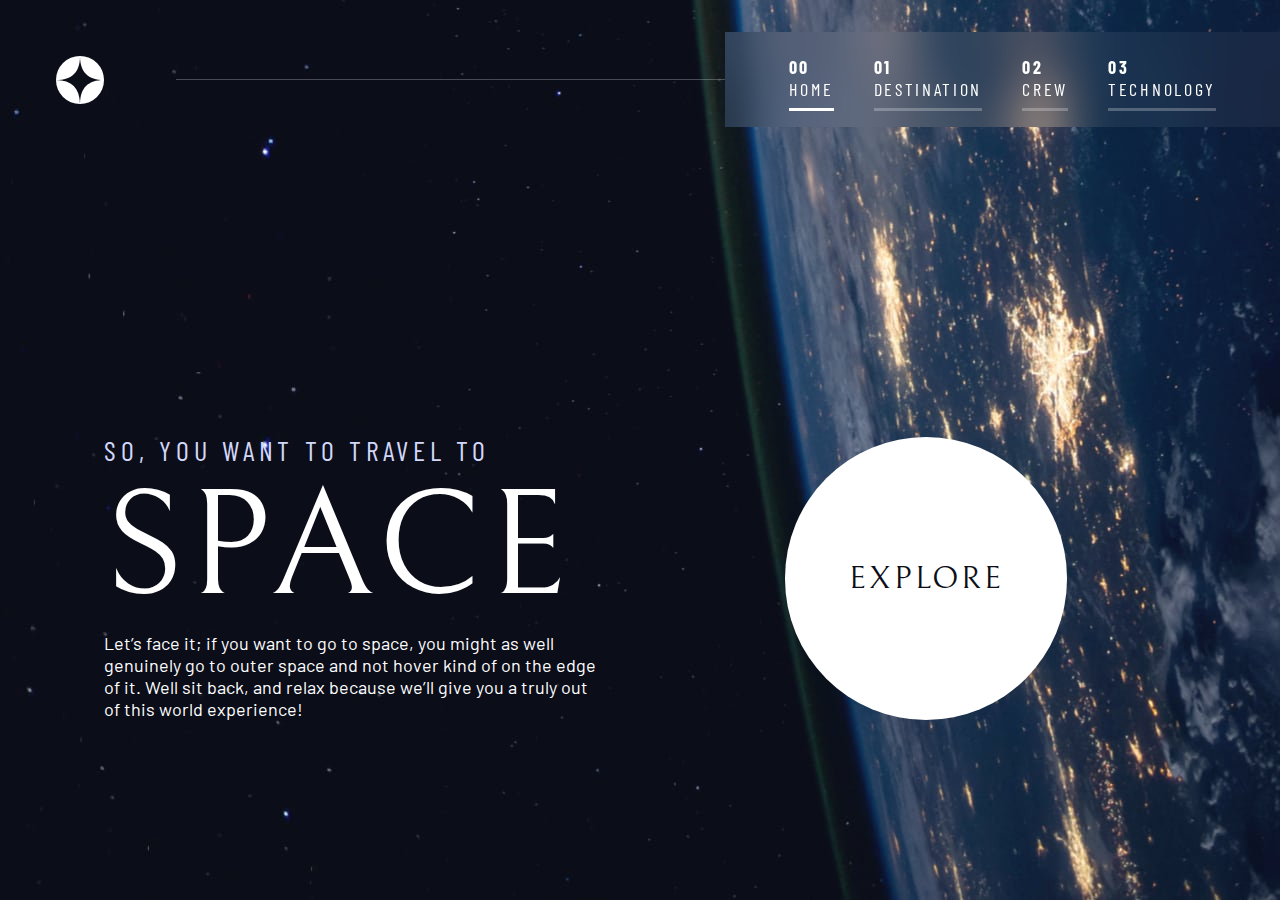
<file: index.html>
<!DOCTYPE html>
<html lang="en">

<head>
  <meta charset="UTF-8">
  <meta name="viewport" content="width=device-width, initial-scale=1.0">
  <!--Google fonts-->
  <link rel="preconnect" href="https://fonts.googleapis.com">
  <link rel="preconnect" href="https://fonts.gstatic.com" crossorigin>
  <link
    href="https://fonts.googleapis.com/css2?family=Barlow+Condensed:wght@200;300;400;500;600;700;800;900&family=Barlow:wght@200;300;400;500;600;700;800;900&family=Bellefair&display=swap"
    rel="stylesheet">
  <!--Custon CSS-->
  <link rel="stylesheet" href="index.css">

  <link rel="icon" type="image/png" sizes="32x32" href="./assets/favicon-32x32.png">

  <title>Frontend Mentor | Space tourism website</title>
</head>

<body class="home">

  <header class="primary-header flex">
    <div class="logo">
      <!--logo-->
      <img src="./assets/shared/logo.svg" alt="space tourism logo">
    </div>
    <!--navigation-->

    <button class="mobile-nav-toggle" aria-controls="primary-navigation">
      <span aria-expanded="false" class="sr-only">menu</span>
    </button>
    <nav>
      <ul id="primary-navigation" data-visible="false" class="primary-navigation flex underline-indicators">
        <li class="active">
          <a class="text-white uppercase letter-spacing-2 ff-sans-condensed " href="index.html">
            <span>00</span> Home
          </a>
        </li>
        <li>
          <a class="text-white uppercase letter-spacing-2 ff-sans-condensed" href="destination.html">
            <span>01</span> Destination
          </a>
        </li>
        <li>
          <a class="text-white uppercase letter-spacing-2 ff-sans-condensed" href="crew.html">
            <span>02</span> Crew
          </a>
        </li>
        <li>
          <a class="text-white uppercase letter-spacing-2 ff-sans-condensed" href="technology.html">
            <span>03</span> Technology
          </a>
        </li>
      </ul>
    </nav>
  </header>
  <main id="main" class="grid-container grid-container--home">
    
      <div>
        <h1 class="text-accent fs-500 ff-sans-condensed uppercase letter-spacing-1"> So, you want to travel to
          <span class="fs-900 ff-serif text-white d-block"> Space</span>
        </h1>
        <p>
          Let’s face it; if you want to go to space, you might as well genuinely go to
          outer space and not hover kind of on the edge of it. Well sit back, and relax
          because we’ll give you a truly out of this world experience!
        </p>
      </div>
      <div>
        <a href="destination.html" class="large-button bg-white text-dark ff-serif letter-spacing-2 uppercase">Explore</a>
      </div>



    
  </main>
  <script src="navigation.js"></script>  
</body>

</html>
</file>
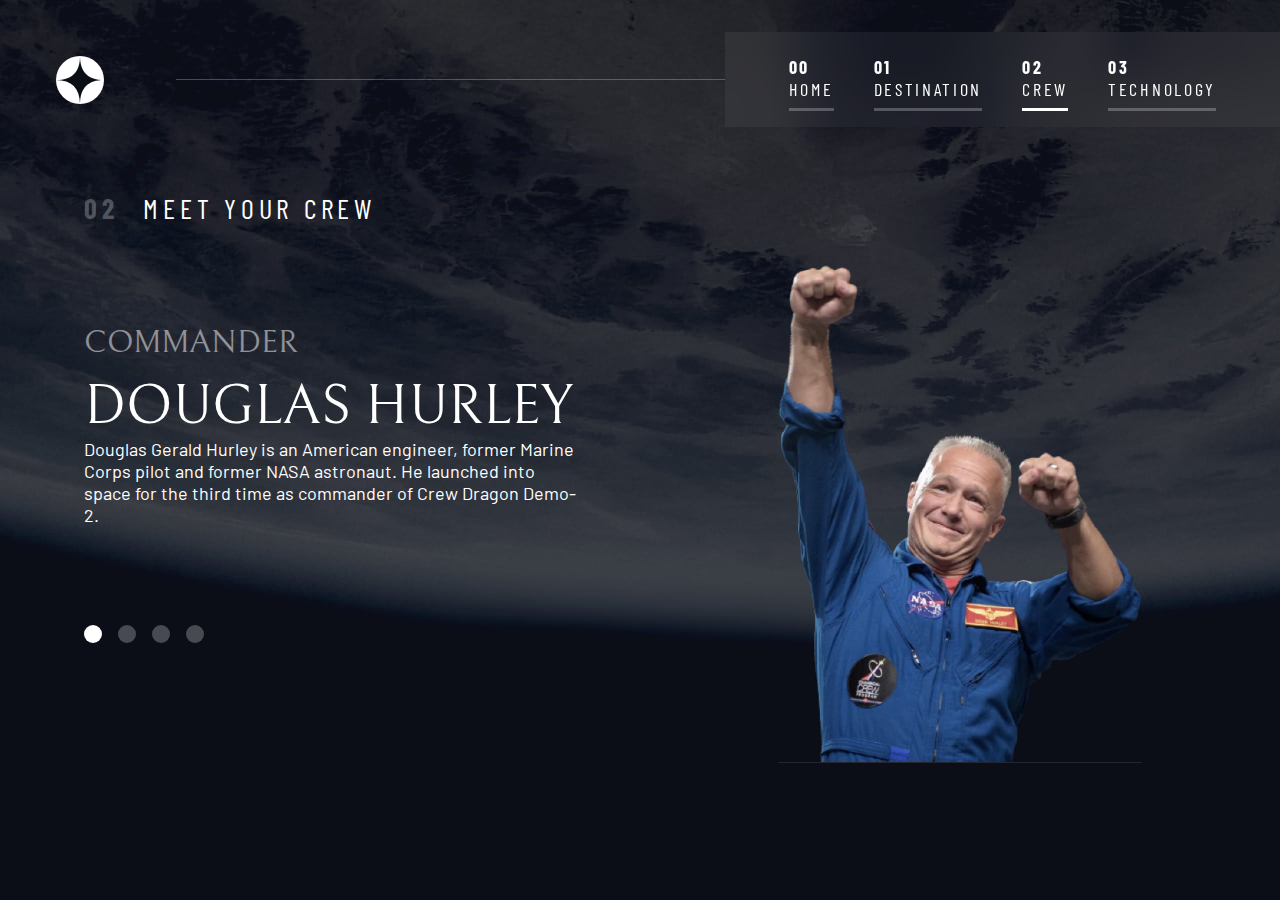
<file: crew.html>
<!DOCTYPE html>
<html lang="en">

<head>
  <meta charset="UTF-8">
  <meta name="viewport" content="width=device-width, initial-scale=1.0">

  <link rel="preconnect" href="https://fonts.googleapis.com">
  <link rel="preconnect" href="https://fonts.gstatic.com" crossorigin>
  <link
    href="https://fonts.googleapis.com/css2?family=Barlow+Condensed:wght@200;300;400;500;600;700;800;900&family=Barlow:wght@200;300;400;500;600;700;800;900&family=Bellefair&display=swap"
    rel="stylesheet">
  <!--Custon CSS-->
  <link rel="stylesheet" href="index.css">

  <link rel="icon" type="image/png" sizes="32x32" href="./assets/favicon-32x32.png">

  <title>Frontend Mentor | Space tourism website</title>
</head>

<body class="crew">

  <header class="primary-header flex">
    <div class="logo">
      <!--logo-->
      <img src="./assets/shared/logo.svg" alt="space tourism logo">
    </div>
    <!--navigation-->

    <button class="mobile-nav-toggle" aria-controls="primary-navigation">
      <span aria-expanded="false" class="sr-only">menu</span>
    </button>
    <nav>
      <ul id="primary-navigation" data-visible="false" class="primary-navigation flex underline-indicators">
        <li>
          <a class="text-white uppercase letter-spacing-2 ff-sans-condensed " href="index.html">
            <span>00</span> Home
          </a>
        </li>
        <li>
          <a class="text-white uppercase letter-spacing-2 ff-sans-condensed" href="destination.html">
            <span>01</span> Destination
          </a>
        </li>
        <li class="active">
          <a class="text-white uppercase letter-spacing-2 ff-sans-condensed" href="crew.html">
            <span>02</span> Crew
          </a>
        </li>
        <li>
          <a class="text-white uppercase letter-spacing-2 ff-sans-condensed" href="technology.html">
            <span>03</span> Technology
          </a>
        </li>
      </ul>
    </nav>
  </header>
  <main id="main" class="grid-container grid-container--crew flow">
    <h1 class="numbered-title"><span aria-hidden="true">02</span> Meet your crew</h1>
    <div class="dot-indicators flex">
      <button aria-selected="true" tabindex="0" aria-controls="commander-tab" data-image="commander-image">
        <span class="sr-only">The Commander</span>
      </button>
      <button aria-selected="false" tabindex="-1" aria-controls="specialist-tab" data-image="specialist-image">
        <span class="sr-only">The mission specialist</span>
      </button>
      <button aria-selected="false" tabindex="-1" aria-controls="pilot-tab" data-image="pilot-image">
        <span class="sr-only">The pilot</span>
      </button>
      <button aria-selected="false" tabindex="-1" aria-controls="engineer-tab" data-image="engineer-image">
        <span class="sr-only">The crew engineer</span>
      </button>
    </div>
    <!--Commander-->
    <article class="crew-details" id="commander-tab" tabindex="0" role="tabpanel">
      <header class="flow--space-small">
        <h2 class="fs-600 ff-serif uppercase">Commander</h2>

        <p class="fs-700 ff-serif uppercase">
          Douglas Hurley
        </p>
      </header>

      <p>Douglas Gerald Hurley is an American engineer, former Marine Corps pilot
        and former NASA astronaut. He launched into space for the third time as
        commander of Crew Dragon Demo-2.
      </p>
    </article>
    <!--Flight Engineer-->
    <article hidden class="crew-details" id="engineer-tab" tabindex="0" role="tabpanel">
      <header class="flow--space-small">
        <h2 class="fs-600 ff-serif uppercase">Flight Engineer</h2>

        <p class="fs-700 ff-serif uppercase">
          Anousheh Ansari
        </p>
      </header>

      <p>Anousheh Ansari is an Iranian American engineer and co-founder of Prodea Systems. 
        Ansari was the fourth self-funded space tourist, the first self-funded woman to 
        fly to the ISS, and the first Iranian in space.
      </p>
    </article>
    <!--Pilot-->
    <article hidden class="crew-details" id="pilot-tab" tabindex="0" role="tabpanel">
      <header class="flow--space-small">
        <h2 class="fs-600 ff-serif uppercase">Pilot</h2>

        <p class="fs-700 ff-serif uppercase">
          Victor Glover
        </p>
      </header>

      <p>Pilot on the first operational flight of the SpaceX Crew Dragon to the 
        International Space Station. Glover is a commander in the U.S. Navy where 
        he pilots an F/A-18.He was a crew member of Expedition 64, and served as a 
        station systems flight engineer.
      </p>
    </article>
    <!--Mission Specialist-->
    <article hidden class="crew-details" id="specialist-tab" tabindex="0" role="tabpanel">
      <header class="flow--space-small">
        <h2 class="fs-600 ff-serif uppercase">Mission Specialist</h2>

        <p class="fs-700 ff-serif uppercase">
          Mark Shuttleworth
        </p>
      </header>

      <p>Douglas Gerald Hurley is an American engineer, former Marine Corps pilot
        and former NASA astronaut. He launched into space for the third time as
        commander of Crew Dragon Demo-2.
      </p>
    </article>

    <img id="commander-image" src="./assets/crew/image-douglas-hurley.webp" alt="Douglas Hurley">
    <img id="engineer-image" class="sr-only" src="./assets/crew/image-anousheh-ansari.webp" alt="Anousheh Ansari">
    <img id="pilot-image" class="sr-only" src="./assets/crew/image-victor-glover.webp" alt="Victor Glover">
    <img id="specialist-image" class="sr-only" src="./assets/crew/image-mark-shuttleworth.webp" alt="Mark Shuttleworth">



  </main>
  <script src="navigation.js"></script>
  <script src="dots.js"></script>
</body>

</html>
</file>
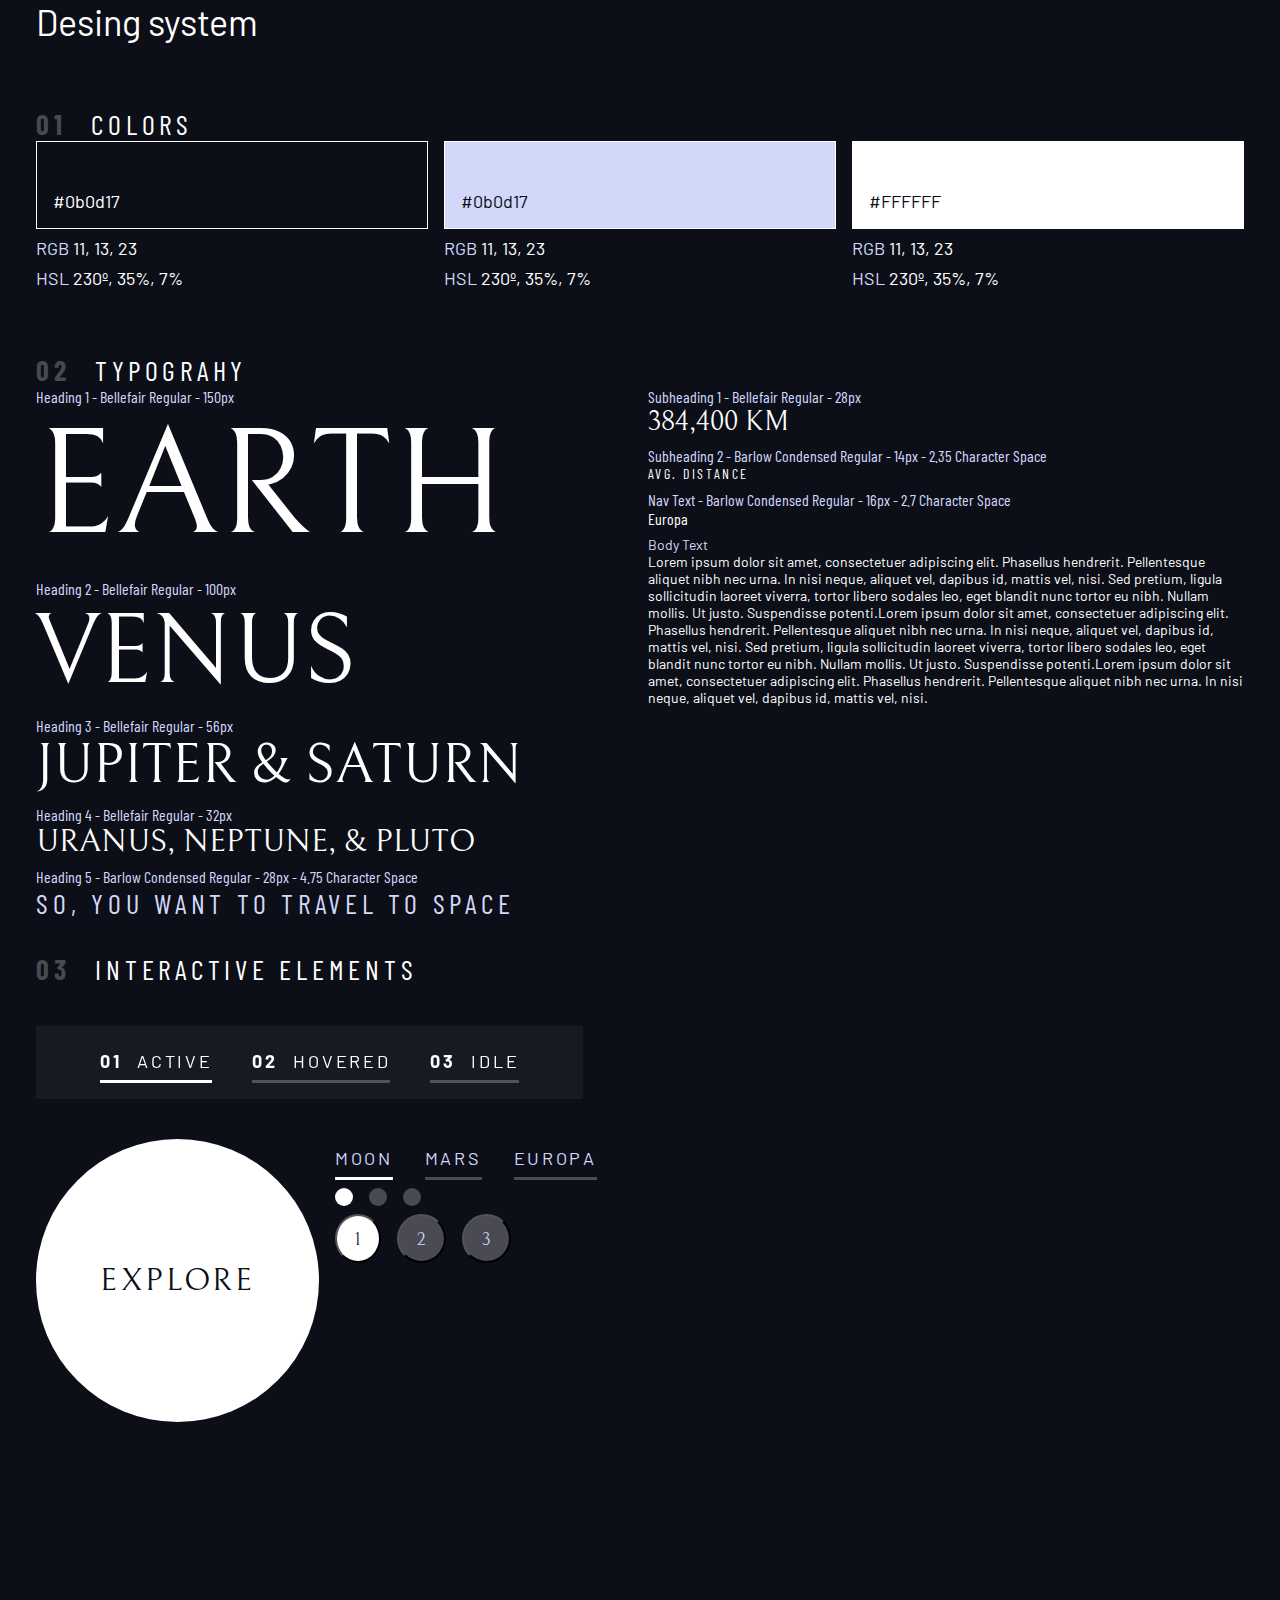
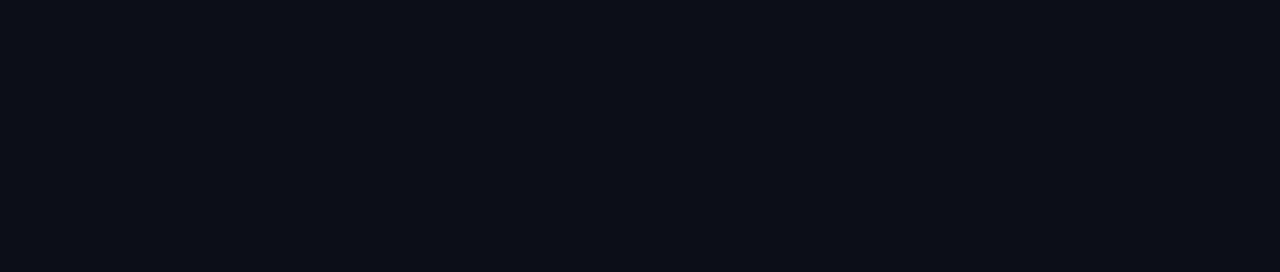
<file: design-system.html>
<!DOCTYPE html>
<html lang="en">

<head>
    <meta charset="UTF-8">
    <meta name="viewport" content="width=device-width, initial-scale=1.0">
    <link rel="preconnect" href="https://fonts.googleapis.com">
    <link rel="preconnect" href="https://fonts.gstatic.com" crossorigin>
    <link href="https://fonts.googleapis.com/css2?family=Barlow+Condensed:wght@200;300;400;500;600;700;800;900&family=Barlow:wght@200;300;400;500;600;700;800;900&family=Bellefair&display=swap" rel="stylesheet">
    <link rel="stylesheet" href="index.css">

    <link rel="icon" type="image/png" sizes="32x32" href="./assets/favicon-32x32.png">

    <title>Frontend Mentor | Space tourism website | Design System</title>
</head>

<body>

    <div class="container serif flow">
        <h1>Desing system</h1>


        <section id="colors" style="margin: 4rem 0">
            <h2 class="numbered-title"><span>01 </span>Colors</h2>
            <div class="flex">
                <div class="flow" style="flex-grow: 1;">
                    <div class="box-padding bg-dark text-white">
                        #0b0d17
                    </div>
                    <p class="text-white"><span class="text-accent">RGB</span>  11, 13, 23</p>
                    <p class="text-white"><span class="text-accent">HSL</span>  230º, 35%, 7%</p>
                </div>
                <div class="flow" style="flex-grow: 1;">
                    <div class="box-padding bg-accent text-dark">
                        #0b0d17
                    </div>
                    <p class="text-white"><span class="text-accent">RGB</span> 11, 13, 23</p>
                    <p class="text-white"><span class="text-accent">HSL</span> 230º, 35%, 7%</p>
                </div>
                <div class="flow" style="flex-grow: 1;">
                    <div class="box-padding bg-white text-dark">
                        #FFFFFF
                    </div>
                    <p class="text-white"><span class="text-accent">RGB</span> 11, 13, 23</p>
                    <p class="text-white"><span class="text-accent">HSL</span> 230º, 35%, 7%</p>
                </div>
            </div>
        </section>
        <section id="typography">
            <h2 class="numbered-title">
                <span>02 </span>Typograhy
            </h2>
            <div class="flex">
                <div class="flow" style="flex-basis: 100%;">
                    <div>
                        <p class="text-accent ff-sans-condensed fs-300">Heading 1 - Bellefair Regular - 150px</p>
                        <p class="ff-serif fs-900 uppercase">Earth</p>
                    </div>
                    <div> 
                        <p class="text-accent ff-sans-condensed fs-300">Heading 2 - Bellefair Regular - 100px</p>
                        <p class="ff-serif fs-800 uppercase">Venus</p>
                    </div>
                    <div> 
                        <p class="text-accent ff-sans-condensed fs-300">Heading 3 - Bellefair Regular - 56px</p>
                        <p class="ff-serif fs-700 uppercase">Jupiter & Saturn</p>
                    </div>
                    <div> 
                        <p class="text-accent ff-sans-condensed fs-300">Heading 4 - Bellefair Regular - 32px</p>
                        <p class="ff-serif fs-600 uppercase">Uranus, Neptune, & Pluto</p>
                    </div>
                    <div> 
                        <p class="text-accent ff-sans-condensed fs-300">Heading 5 - Barlow Condensed Regular - 28px - 4.75 Character Space</p>
                        <p class="ff-sans-condensed fs-500 uppercase letter-spacing-1 text-accent">So, you want to travel to space</p>
                    </div>
                </div>
                <div class="flow" style="flex-basis: 100%">
                    <div> 
                        <p class="text-accent ff-sans-condensed fs-300">Subheading 1 - Bellefair Regular - 28px</p>
                        <p class="ff-serif fs-500 uppercase">384,400 km</p>
                    </div>
                    <div> 
                        <p class="text-accent ff-sans-condensed fs-300">Subheading 2 - Barlow Condensed Regular - 14px - 2.35 Character Space</p>
                        <p class="ff-sans-condensed fs-200 uppercase letter-spacing-3">Avg. Distance</p>
                    </div>
                    <div> 
                        <p class="text-accent ff-sans-condensed fs-300">Nav Text - Barlow Condensed Regular - 16px - 2.7 Character Space</p>
                        <p class="ff-sans-condensed fs-300 uppercaseletter-spacing-2">Europa</p>
                    </div>
                    <div> 
                        <p class="text-accent ff-sans-normal fs-200">Body Text</p>
                        <p class="fs-200">Lorem ipsum dolor sit amet, consectetuer adipiscing elit. Phasellus hendrerit. Pellentesque aliquet nibh nec urna. In nisi neque, aliquet vel, dapibus id, mattis vel, nisi. Sed pretium, ligula sollicitudin laoreet viverra, tortor libero sodales leo, eget blandit nunc tortor eu nibh. Nullam mollis. Ut justo. Suspendisse potenti.Lorem ipsum dolor sit amet, consectetuer adipiscing elit. Phasellus hendrerit. Pellentesque aliquet nibh nec urna. In nisi neque, aliquet vel, dapibus id, mattis vel, nisi. Sed pretium, ligula sollicitudin laoreet viverra, tortor libero sodales leo, eget blandit nunc tortor eu nibh. Nullam mollis. Ut justo. Suspendisse potenti.Lorem ipsum dolor sit amet, consectetuer adipiscing elit. Phasellus hendrerit. Pellentesque aliquet nibh nec urna. In nisi neque, aliquet vel, dapibus id, mattis vel, nisi. </p>
                    </div>
                </div>
            </div>
        </section>

        <section class="flow" id="interactive-elements" style="margin-bottom: 50vh;">
            <h2 class="numbered-title"><span>03</span> Interactive elements</h2>
            <!--navigation-->
            <div class="flex">
                <nav>
                    <ul class="primary-navigation flex underline-indicators">
                        <li class="active">
                            <a class="text-white uppercase letter-spacing-2" href="#">
                                <span>01</span> Active
                            </a>
                        </li>
                        <li>
                            <a class="text-white uppercase letter-spacing-2" href="#">
                                <span>02</span> Hovered
                            </a>
                        </li>
                        <li>
                            <a class="text-white uppercase letter-spacing-2" href="#">
                                <span>03</span> Idle
                            </a>
                        </li>
                    </ul>
                </nav>
            </div>

            <div class="flex">
                <div>
                    <!--explore button-->

                    <a href="#" class="large-button bg-white text-dark ff-serif letter-spacing-2 uppercase fs-600">Explore</a>
                </div>

                <div class="flow">
                    <!--tabs-->
                    <div class="tab-list underline-indicators flex">
                        <button aria-selected="true"
                            class="uppercase text-accent letter-spacing-2 bg-dark ff-sans-condesed">
                            Moon
                        </button>
                        <button aria-selected="false"
                            class="uppercase text-accent letter-spacing-2 bg-dark ff-sans-condesed">
                            Mars
                        </button>
                        <button aria-selected="false"
                            class="uppercase text-accent letter-spacing-2 bg-dark ff-sans-condesed">
                            Europa
                        </button>
                    </div>
                    <!--dots-->
                    <div class="dot-indicators flex">
                        <button aria-selected="true"><span class="sr-only">slide title</span></button>
                        <button aria-selected="false"><span class="sr-only">slide title</span></button>                        
                        <button aria-selected="false"><span class="sr-only">slide title</span></button>
                    </div>
                    <!--numbers-->

                    <div class="numbers-indicators flex">
                        <button aria-selected="true">
                            <span class="ff-serif text-accent" >1</span>
                        </button>
                        <button aria-selected="false"><span class="ff-serif text-accent" >2</span></button>                        
                        <button aria-selected="false"><span class="ff-serif text-accent" >3</span></buttom>
                    </div>


                </div>

            </div>

        </section>
</body>

</html>
</file>
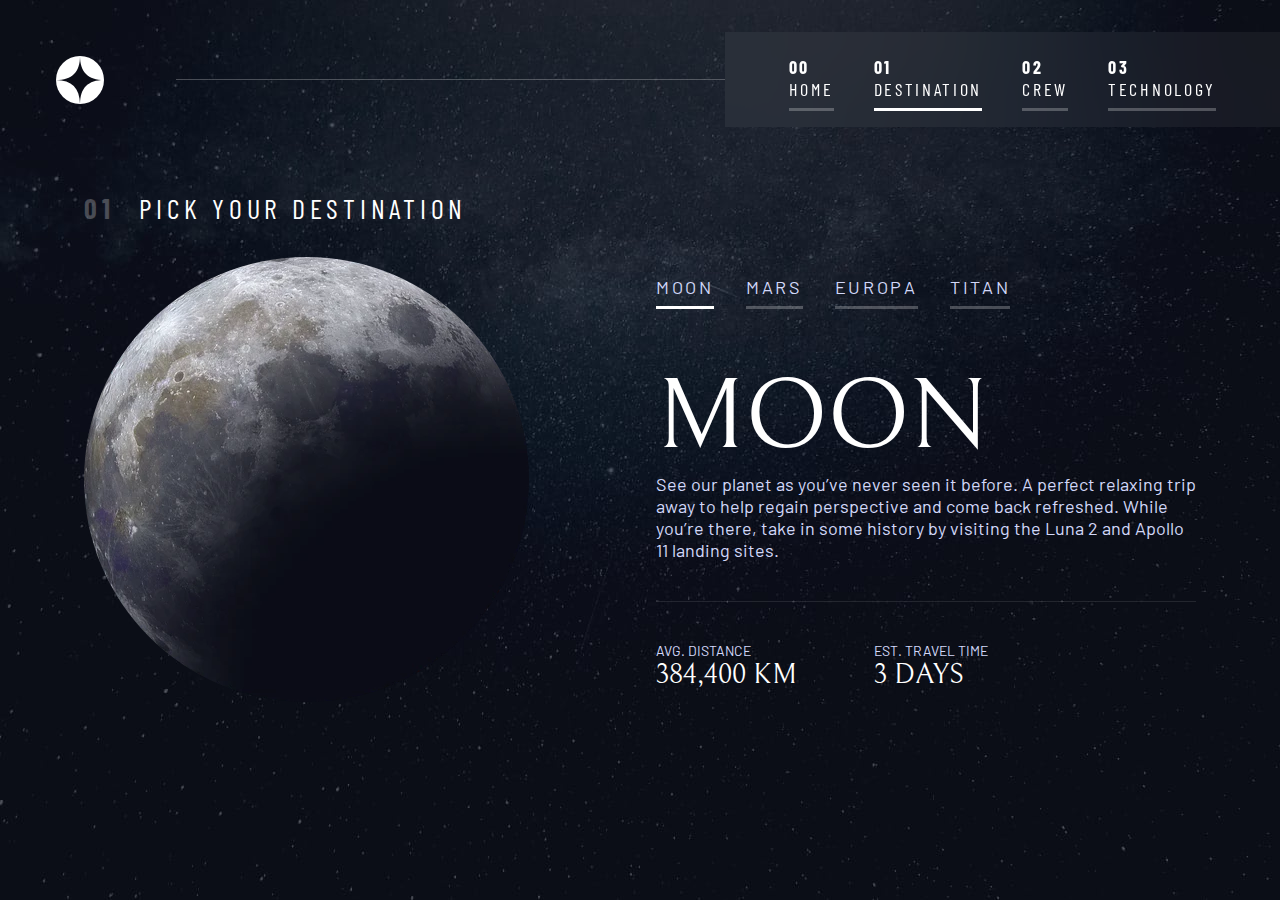
<file: destination-moon.html>
<!DOCTYPE html>
<html lang="en">

<head>
  <meta charset="UTF-8">
  <meta name="viewport" content="width=device-width, initial-scale=1.0">
  <!--Google fonts-->
  <link rel="preconnect" href="https://fonts.googleapis.com">
  <link rel="preconnect" href="https://fonts.gstatic.com" crossorigin>
  <link
    href="https://fonts.googleapis.com/css2?family=Barlow+Condensed:wght@200;300;400;500;600;700;800;900&family=Barlow:wght@200;300;400;500;600;700;800;900&family=Bellefair&display=swap"
    rel="stylesheet">
  <!--Custon CSS-->
  <link rel="stylesheet" href="index.css">

  <link rel="icon" type="image/png" sizes="32x32" href="./assets/favicon-32x32.png">

  <title>Frontend Mentor | Space tourism website</title>
</head>

<body class="destination">

  <header class="primary-header flex">
    <div class="logo">
      <!--logo-->
      <img src="./assets/shared/logo.svg" alt="space tourism logo">
    </div>
    <!--navigation-->

    <button class="mobile-nav-toggle" aria-controls="primary-navigation">
      <span aria-expanded="false" class="sr-only">menu</span>
    </button>
    <nav>
      <ul id="primary-navigation" data-visible="false" class="primary-navigation flex underline-indicators">
        <li>
          <a class="text-white uppercase letter-spacing-2 ff-sans-condensed " href="index.html">
            <span>00</span> Home
          </a>
        </li>
        <li class="active">
          <a class="text-white uppercase letter-spacing-2 ff-sans-condensed" href="destination.html">
            <span>01</span> Destination
          </a>
        </li>
        <li>
          <a class="text-white uppercase letter-spacing-2 ff-sans-condensed" href="crew.html">
            <span>02</span> Crew
          </a>
        </li>
        <li>
          <a class="text-white uppercase letter-spacing-2 ff-sans-condensed" href="technology.html">
            <span>03</span> Technology
          </a>
        </li>
      </ul>
    </nav>
  </header>
  <main id="main" class="grid-container grid-container--destination">
    <h1 class="numbered-title"><span aria-hidden="true">01</span> Pick your destination</h1>

    <img src="./assets/destination/image-moon.webp" alt="the moon">

    <div class="tab-list underline-indicators flex">
      <button aria-selected="true" class="uppercase text-accent letter-spacing-2 bg-dark ff-sans-condesed">
        Moon
      </button>
      <button aria-selected="false" class="uppercase text-accent letter-spacing-2 bg-dark ff-sans-condesed">
        Mars
      </button>
      <button aria-selected="false" class="uppercase text-accent letter-spacing-2 bg-dark ff-sans-condesed">
        Europa
      </button>
      <button aria-selected="false" class="uppercase text-accent letter-spacing-2 bg-dark ff-sans-condesed">
        Titan
      </button>
    </div>
    <article class="destination-info">
      <h2 class="fs-800 ff-serif uppercase text-white">Moon</h2>

      <p class="text-accent">
        See our planet as you’ve never seen it before. A perfect relaxing trip away to help
        regain perspective and come back refreshed. While you’re there, take in some history
        by visiting the Luna 2 and Apollo 11 landing sites.
      </p>
      <div class="flex destination-meta ">
        <div>
          <h3 class="text-accent fs-200 uppercase">Avg. distance</h3>
          <p class="text-white fs-500 ff-serif uppercase">384,400 km</p>
        </div>
        <div>
          <h3 class="text-accent fs-200 uppercase">Est. travel time</h3>
          <p class="text-white fs-500 ff-serif uppercase">3 days</p>
        </div>
      </div>
    </article>
  </main>
  <script src="index.js"></script>
</body>

</html>
</file>
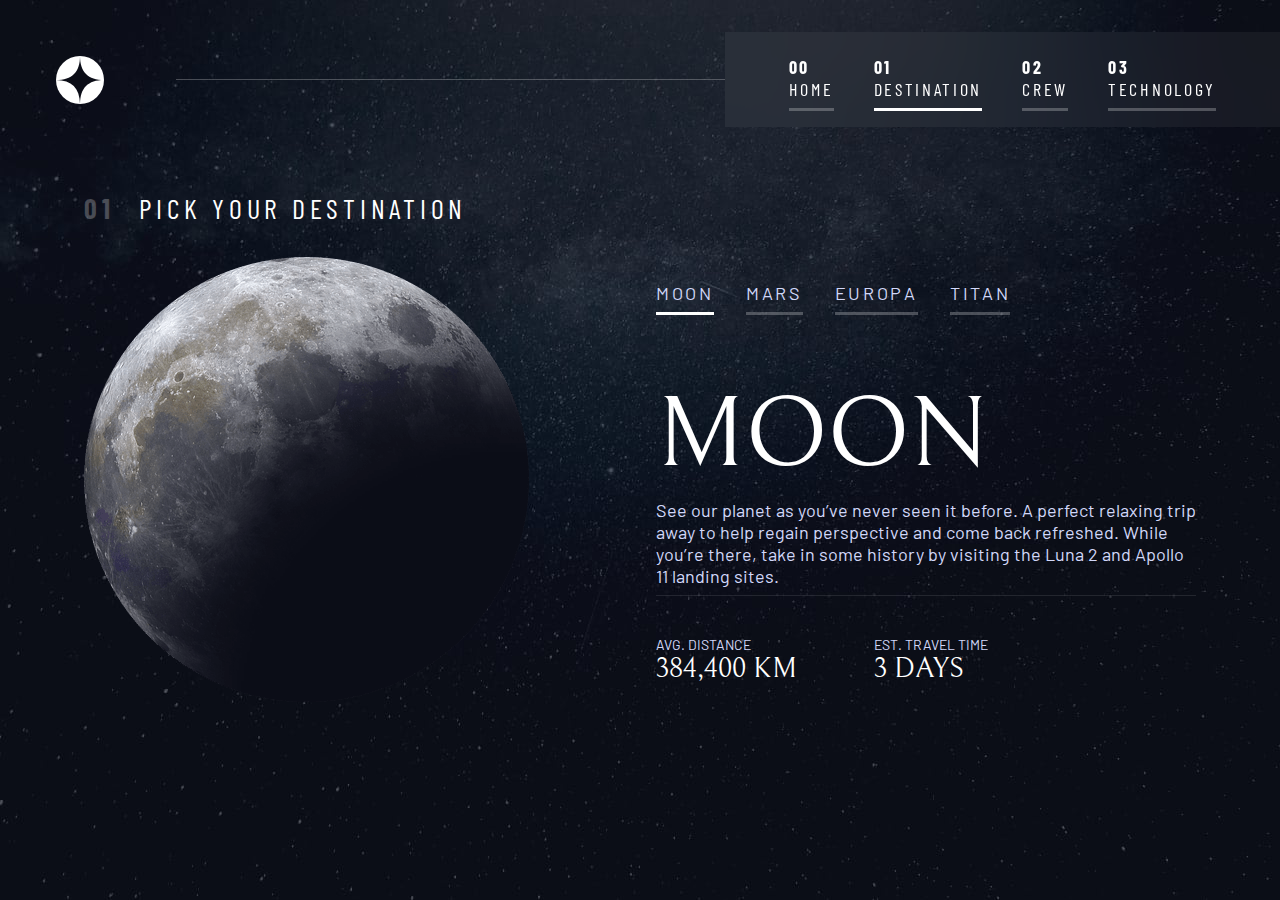
<file: destination.html>
<!DOCTYPE html>
<html lang="en">

<head>
  <meta charset="UTF-8">
  <meta name="viewport" content="width=device-width, initial-scale=1.0">
  <!--Google fonts-->
  <link rel="preconnect" href="https://fonts.googleapis.com">
  <link rel="preconnect" href="https://fonts.gstatic.com" crossorigin>
  <link
    href="https://fonts.googleapis.com/css2?family=Barlow+Condensed:wght@200;300;400;500;600;700;800;900&family=Barlow:wght@200;300;400;500;600;700;800;900&family=Bellefair&display=swap"
    rel="stylesheet">
  <!--Custon CSS-->
  <link rel="stylesheet" href="index.css">

  <link rel="icon" type="image/png" sizes="32x32" href="./assets/favicon-32x32.png">

  <title>Frontend Mentor | Space tourism website</title>
</head>

<body class="destination">

  <header class="primary-header flex">
    <div class="logo">
      <!--logo-->
      <img src="./assets/shared/logo.svg" alt="space tourism logo">
    </div>
    <!--navigation-->

    <button class="mobile-nav-toggle" aria-controls="primary-navigation">
      <span aria-expanded="false" class="sr-only">menu</span>
    </button>
    <nav>
      <ul id="primary-navigation" data-visible="false" class="primary-navigation flex underline-indicators">
        <li>
          <a class="text-white uppercase letter-spacing-2 ff-sans-condensed " href="index.html">
            <span>00</span> Home
          </a>
        </li>
        <li class="active">
          <a class="text-white uppercase letter-spacing-2 ff-sans-condensed" href="destination.html">
            <span>01</span> Destination
          </a>
        </li>
        <li>
          <a class="text-white uppercase letter-spacing-2 ff-sans-condensed" href="crew.html">
            <span>02</span> Crew
          </a>
        </li>
        <li>
          <a class="text-white uppercase letter-spacing-2 ff-sans-condensed" href="technology.html">
            <span>03</span> Technology
          </a>
        </li>
      </ul>
    </nav>
  </header>
  <main id="main" class="grid-container grid-container--destination">
    <h1 class="numbered-title"><span aria-hidden="true">01</span> Pick your destination</h1>

    <img id="moon-image" src="./assets/destination/image-moon.png" alt="the moon">
    <img id="mars-image" class="sr-only" src="./assets/destination/image-mars.png" alt="mars">
    <img id="europa-image" class="sr-only" src="./assets/destination/image-europa.png" alt="europa">
    <img id="titan-image" class="sr-only" src="./assets/destination/image-titan.png" alt="titan">

    <div class="tab-list underline-indicators flex">
      <button aria-selected="true" tabindex="0" aria-controls="moon-tab" data-image="moon-image"
        class="uppercase text-accent letter-spacing-2 bg-dark ff-sans-condesed">
        Moon
      </button>
      <button aria-selected="false" tabindex="-1" aria-controls="mars-tab" data-image="mars-image"
        class="uppercase text-accent letter-spacing-2 bg-dark ff-sans-condesed">
        Mars
      </button>
      <button aria-selected="false" tabindex="-1" aria-controls="europa-tab" data-image="europa-image"
        class="uppercase text-accent letter-spacing-2 bg-dark ff-sans-condesed">
        Europa
      </button>
      <button aria-selected="false" tabindex="-1" aria-controls="titan-tab" data-image="titan-image"
        class="uppercase text-accent letter-spacing-2 bg-dark ff-sans-condesed">
        Titan
      </button>
    </div>

    <!--moon-->

    <article class="destination-info flow" id="moon-tab" tabindex="0" role="tabpanel">
      <h2 class="fs-800 ff-serif uppercase text-white">Moon</h2>

      <p class="text-accent">
        See our planet as you’ve never seen it before. A perfect relaxing trip away to help
        regain perspective and come back refreshed. While you’re there, take in some history
        by visiting the Luna 2 and Apollo 11 landing sites.
      </p>
      <div class="flex destination-meta ">
        <div>
          <h3 class="text-accent fs-200 uppercase">Avg. distance</h3>
          <p class="text-white fs-500 ff-serif uppercase">384,400 km</p>
        </div>
        <div>
          <h3 class="text-accent fs-200 uppercase">Est. travel time</h3>
          <p class="text-white fs-500 ff-serif uppercase">3 days</p>
        </div>
      </div>
    </article>
    <!--mars-->
    <article hidden class="destination-info flow" id="mars-tab" tabindex="0" role="tabpanel">
      <h2 class="fs-800 ff-serif uppercase text-white">Mars</h2>

      <p class="text-accent">
        Don’t forget to pack your hiking boots. You’ll need them to tackle Olympus Mons,
        the tallest planetary mountain in our solar system. It’s two and a half times
        the size of Everest!
      </p>
      <div class="flex destination-meta ">
        <div>
          <h3 class="text-accent fs-200 uppercase">Avg. distance</h3>
          <p class="text-white fs-500 ff-serif uppercase">225 mil. km</p>
        </div>
        <div>
          <h3 class="text-accent fs-200 uppercase">Est. travel time</h3>
          <p class="text-white fs-500 ff-serif uppercase">9 months</p>
        </div>
      </div>
    </article>
    <!--europa-->
    <article hidden class="destination-info flow" id="europa-tab" tabindex="0" role="tabpanel">
      <h2 class="fs-800 ff-serif uppercase text-white">Europa</h2>

      <p class="text-accent">
        The smallest of the four Galilean moons orbiting Jupiter, Europa is a
        winter lover’s dream. With an icy surface, it’s perfect for a bit of
        ice skating, curling, hockey, or simple relaxation in your snug
        wintery cabin.
      </p>
      <div class="flex destination-meta ">
        <div>
          <h3 class="text-accent fs-200 uppercase">Avg. distance</h3>
          <p class="text-white fs-500 ff-serif uppercase">628 mil. km</p>
        </div>
        <div>
          <h3 class="text-accent fs-200 uppercase">Est. travel time</h3>
          <p class="text-white fs-500 ff-serif uppercase">3 days</p>
        </div>
      </div>
    </article>
    <!--titan-->
    <article hidden class="destination-info flow" id="titan-tab" tabindex="0" role="tabpanel">
      <h2 class="fs-800 ff-serif uppercase text-white">Titan</h2>

      <p class="text-accent">
        The only moon known to have a dense atmosphere other than Earth, Titan
        is a home away from home (just a few hundred degrees colder!). As a
        bonus, you get striking views of the Rings of Saturn.
      </p>
      <div class="flex destination-meta ">
        <div>
          <h3 class="text-accent fs-200 uppercase">Avg. distance</h3>
          <p class="text-white fs-500 ff-serif uppercase">1.6 bil. km</p>
        </div>
        <div>
          <h3 class="text-accent fs-200 uppercase">Est. travel time</h3>
          <p class="text-white fs-500 ff-serif uppercase">7 years</p>
        </div>
      </div>
    </article>
  </main>
  <script src="navigation.js"></script>
  <script src="tabs.js"></script>
</body>

</html>
</file>
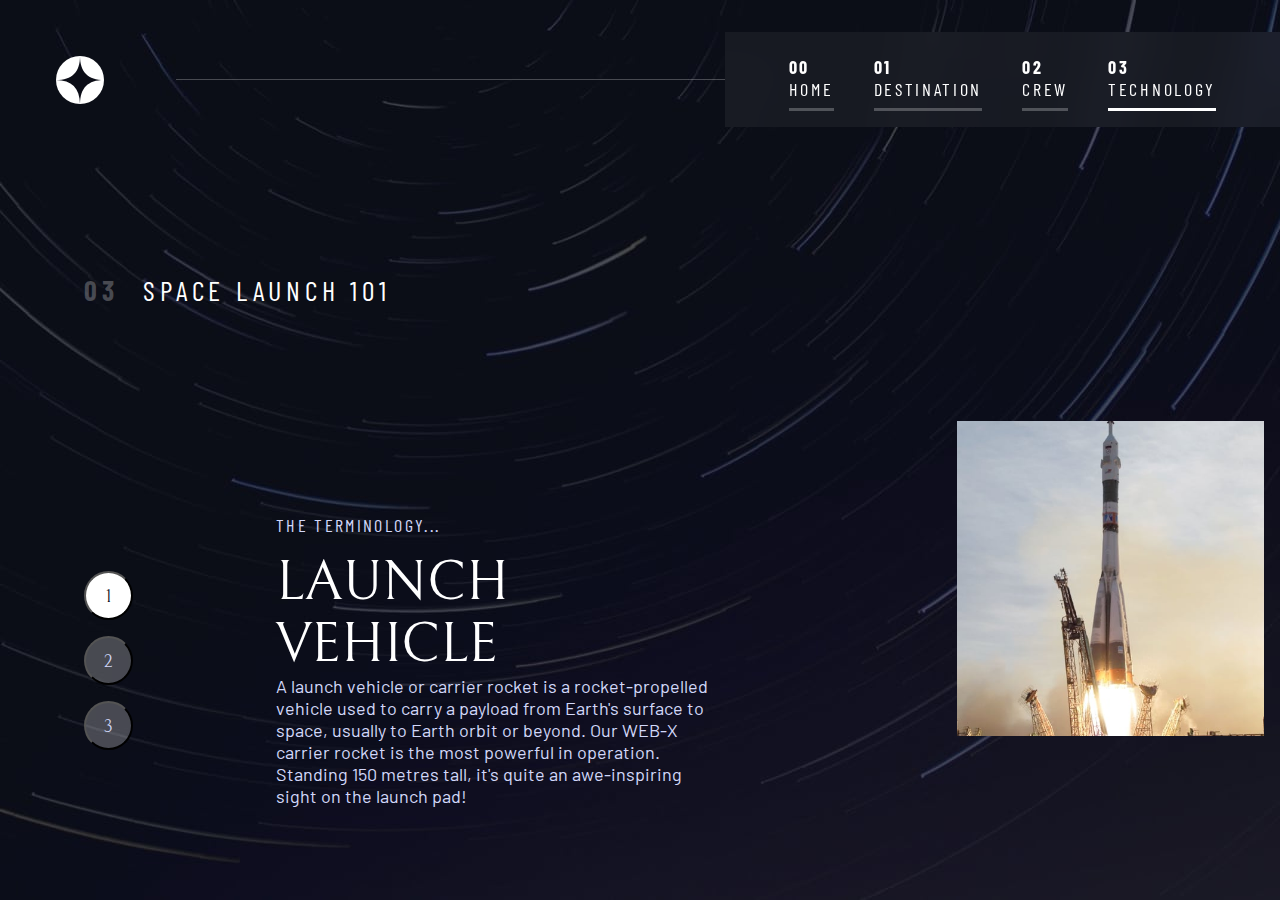
<file: technology.html>
<!DOCTYPE html>
<html lang="en">
<head>
  <meta charset="UTF-8">
  <meta name="viewport" content="width=device-width, initial-scale=1.0">

  <link rel="preconnect" href="https://fonts.googleapis.com">
  <link rel="preconnect" href="https://fonts.gstatic.com" crossorigin>
  <link
    href="https://fonts.googleapis.com/css2?family=Barlow+Condensed:wght@200;300;400;500;600;700;800;900&family=Barlow:wght@200;300;400;500;600;700;800;900&family=Bellefair&display=swap"
    rel="stylesheet">
  <!--Custon CSS-->
  <link rel="stylesheet" href="index.css">

  <link rel="icon" type="image/png" sizes="32x32" href="./assets/favicon-32x32.png">

  <title>Frontend Mentor | Space tourism website</title>
</head>
<body class="technology">
  <header class="primary-header flex">
    <div class="logo">
      <!--logo-->
      <img src="./assets/shared/logo.svg" alt="space tourism logo">
    </div>
    <!--navigation-->

    <button class="mobile-nav-toggle" aria-controls="primary-navigation">
      <span aria-expanded="false" class="sr-only">menu</span>
    </button>
    <nav>
      <ul id="primary-navigation" data-visible="false" class="primary-navigation flex underline-indicators">
        <li>
          <a class="text-white uppercase letter-spacing-2 ff-sans-condensed " href="index.html">
            <span>00</span> Home
          </a>
        </li>
        <li>
          <a class="text-white uppercase letter-spacing-2 ff-sans-condensed" href="destination.html">
            <span>01</span> Destination
          </a>
        </li>
        <li >
          <a class="text-white uppercase letter-spacing-2 ff-sans-condensed" href="crew.html">
            <span>02</span> Crew
          </a>
        </li>
        <li class="active">
          <a class="text-white uppercase letter-spacing-2 ff-sans-condensed" href="technology.html">
            <span>03</span> Technology
          </a>
        </li>
      </ul>
    </nav>
  </header>
  <main id="main" class="grid-container grid-container--technology ">
    <h1 class="numbered-title"><span aria-hidden="true">03</span> Space launch 101</h1>    

    <div class="numbers-indicators flex" role="tablist">
      <button aria-selected="true" tabindex="0" aria-controls="launch-tab" data-image="launch-image">
          <span class="ff-serif text-accent" >1</span>
      </button>
      <button aria-selected="false" tabindex="-1" aria-controls="spaceport-tab" data-image="spaceport-image">
        <span class="ff-serif text-accent" >2</span>
      </button>                        
      <button aria-selected="false" tabindex="-1" aria-controls="capsule-tab" data-image="capsule-image">
        <span class="ff-serif text-accent" >3</span>
      </buttom>
    </div>
    <!--Launch vehicle-->
    <article class="crew-details" id="launch-tab" tabindex="0" role="tabpanel">
      <header class="flow--space-small">
        <h2 class="fs-400 ff-sans-condensed uppercase text-accent letter-spacing-3">The terminology...</h2>

        <p class="fs-700 ff-serif uppercase">
          Launch vehicle
        </p>
      </header>

      <p class="text-accent fs-400">A launch vehicle or carrier rocket is a rocket-propelled vehicle used to carry a 
        payload from Earth's surface to space, usually to Earth orbit or beyond. Our 
        WEB-X carrier rocket is the most powerful in operation. Standing 150 metres tall, 
        it's quite an awe-inspiring sight on the launch pad!
      </p>
    </article>
    <!--Spaceport-->
    <article hidden class="crew-details" id="spaceport-tab" tabindex="0" role="tabpanel">
      <header class="flow--space-small">
        <h2 class="fs-400 ff-sans-condensed uppercase text-accent letter-spacing-3">The terminology...</h2>

        <p class="fs-700 ff-serif uppercase">
          Spaceport
        </p>
      </header>

      <p class="text-accent fs-400">A spaceport or cosmodrome is a site for launching (or receiving) spacecraft, 
        by analogy to the seaport for ships or airport for aircraft. Based in the 
        famous Cape Canaveral, our spaceport is ideally situated to take advantage 
        of the Earth’s rotation for launch.
      </p>
    </article>
    <!--Space capsule-->
    <article hidden class="crew-details" id="capsule-tab" tabindex="0" role="tabpanel">
      <header class="flow--space-small">
        <h2 class="fs-400 ff-sans-condensed uppercase text-accent letter-spacing-3">The terminology...</h2>

        <p class="fs-700 ff-serif uppercase">
          Space capsule
        </p>
      </header>

      <p class="text-accent fs-400">A space capsule is an often-crewed spacecraft that uses a blunt-body reentry 
        capsule to reenter the Earth's atmosphere without wings. Our capsule is where 
        you'll spend your time during the flight. It includes a space gym, cinema, 
        and plenty of other activities to keep you entertained.
      </p>
    </article>
    
    

    <img id="launch-image" src="./assets/technology/image-launch-vehicle-portrait.jpg" alt="Launch vehicle">
    <img id="spaceport-image" class="sr-only" src="./assets/technology/image-spaceport-portrait.jpg" alt="spaceport">
    <img id="capsule-image" class="sr-only" src="./assets/technology/image-space-capsule-portrait.jpg" alt="capsule">
  

  </main>
  <script src="navigation.js"></script>
  <script src="numbers.js"></script>
 
</body>
</html>
</file>
<file: index.css>
/* custom properties*/
/*colors*/
/*font sizes*/   
/*font families */
/* reset   */
*::after, *::before {
  box-sizing: border-box;
}

* {
  box-sizing: border-box;
  margin: 0;
  padding: 0;
}

h1,
h2,
h3,
h4,
h5,
h6,
p {
  font-size: 400;
  font-weight: 400;
}

body {
  min-height: 100vh;
  font-family: "Barlow", sans-serif;
  font-size: 1.125rem;
  background-color: #0c0e18;
  color: white;
  display: grid;
  grid-template-rows: min-content 1fr;
  overflow-x: hidden;
}

img, picture {
  display: block;
}

input, button, textarea, select {
  font: inherit;
}

.flow--space-small > *:not(:first-child) {
  margin-top: 1rem;
}

.flex {
  display: flex;
  gap: 1rem;
}

.grid {
  display: grid;
  gap: 1rem;
}

.flow > *:not(:first-child) {
  margin-top: 2.5rem;
}
@media (min-width: 50rem) {
  .flow > *:not(:first-child) {
    margin-top: 0.5rem;
  }
}

.d-block {
  display: block;
}

.container {
  padding-inline: 2em;
  margin-inline: auto;
  max-width: 80rem;
}

.grid-container {
  display: grid;
  text-align: center;
  place-items: center;
  padding-left: 1rem;
  padding-right: 1rem;
  padding-bottom: 4rem;
}
@media (min-width: 50rem) {
  .grid-container {
    grid-template-columns: minmax(2em, 1fr) repeat(2, minmax(0px, 40rem)) minmax(2em, 1fr);
    gap: 2rem;
    text-align: left;
  }
}

@media (min-width: 45rem) {
  .grid-container--home {
    padding-bottom: max(6rem, 20vh);
    align-items: end;
  }
  .grid-container--home *:first-child {
    grid-column: 2;
  }
  .grid-container--home *:last-child {
    grid-column: 3;
  }
}

.box {
  background-color: lightblue;
  padding: 3rem;
}

.sr-only {
  position: absolute;
  width: 1px;
  height: 1px;
  padding: 0;
  margin: -1px;
  overflow: hidden;
  clip: rect(0, 0, 0, 0);
  white-space: nowrap;
  border: 0;
}

/* colors*/
.bg-dark {
  background-color: #0c0e18;
}

.bg-accent {
  background-color: #d2d8f9;
}

.bg-white {
  background-color: white;
}

.text-dark {
  color: #0c0e18;
}

.text-accent {
  color: #d2d8f9;
}

.text-white {
  color: white;
}

.box-padding {
  padding: 3rem 1rem 1rem;
  border: 1px solid white;
}

/* typography*/
.ff-serif {
  font-family: "Bellefair", serif;
}

.ff-sans-condensed {
  font-family: "Barlow Condensed", sans-serif;
}

.ff-sans-normal {
  font-family: "Barlow", sans-serif;
}

.letter-spacing-1 {
  letter-spacing: 4.75px;
}

.letter-spacing-2 {
  letter-spacing: 2.7px;
}

.letter-spacing-3 {
  letter-spacing: 2.35px;
}

.uppercase {
  text-transform: uppercase;
}

.fs-900 {
  font-size: 9.375rem;
}

.fs-800 {
  font-size: 6.25rem;
}

.fs-700 {
  font-size: 3.5rem;
}

.fs-600 {
  font-size: 2rem;
}

.fs-500 {
  font-size: 1.75rem;
}

.fs-400 {
  font-size: 1.125rem;
}

.fs-300 {
  font-size: 1rem;
}

.fs-200 {
  font-size: 0.875rem;
}

.fs-900,
.fs-800,
.fs-700,
.fs-600 {
  line-height: 1.1;
}

.numbered-title {
  text-transform: uppercase;
  font-family: "Barlow Condensed", sans-serif;
  letter-spacing: 4.75px;
  font-size: 1.75rem;
}
@media (min-width: 35em) {
  .numbered-title {
    justify-self: start;
    margin-block-start: 2rem;
  }
}
.numbered-title span {
  margin-right: 0.5em;
  font-weight: 700;
  color: rgba(255, 255, 255, 0.25);
}

/* components*/
.large-button {
  position: relative;
  padding: 0 2em;
  z-index: 1;
  text-decoration: none;
  aspect-ratio: 1;
  border-radius: 50%;
  margin: 0 auto;
  display: inline-grid;
  align-items: center;
  justify-content: center;
  font-size: 2rem;
}
.large-button::after {
  content: "";
  position: absolute;
  z-index: -1;
  background: rgba(255, 255, 255, 0.15);
  width: 100%;
  height: 100%;
  border-radius: 50%;
  opacity: 0;
  transition: opacity 200ms linear, transform 300ms ease-in-out;
}
.large-button:hover::after, .large-button:focus::after {
  opacity: 1;
  transform: scale(1.5);
}

/* primary-header */      
/* logo */
.logo {
  margin: 1.5rem clamp(1rem, 5vw, 3.5rem);
}

.primary-header {
  justify-content: space-between;
  align-items: center;
}
@media (min-width: 50rem) {
  .primary-header::before {
    content: "";
    display: block;
    position: relative;
    height: 1px;
    width: 100%;
    margin-right: -4rem;
    background: rgba(255, 255, 255, 0.25);
    order: 1;
  }
}

.primary-navigation {
  gap: 2.5rem;
  list-style: none;
  padding: 1rem;
  margin: 0;
  background: rgba(12, 14, 24, 0.95);
}
@media (min-width: 50rem) {
  .primary-navigation {
    padding-inline: clamp(3rem, 5vw, 7rem);
  }
}
.primary-navigation a {
  text-decoration: none;
}
.primary-navigation a span {
  font-weight: 700;
  margin-right: 0.5em;
}
@media (min-width: 35em) and (max-width: 50em) {
  .primary-navigation a span {
    display: none;
  }
}
@media (max-width: 35rem) {
  .primary-navigation {
    list-style: none;
    gap: 0.5rem;
    padding: min(10rem, 15vh) 2rem;
    margin: 0;
    flex-direction: column;
    position: fixed;
    inset: 0 0 0 30%;
    z-index: 1000;
    transform: translateX(100%);
    transition: transform 300ms ease-in-out;
  }
  .primary-navigation .underline-indicators .active {
    border: none;
  }
}
@media (min-width: 50rem) {
  .primary-navigation {
    margin-block: 2rem;
  }
}

nav {
  order: 2;
}

.primary-navigation[data-visible=true] {
  transform: translateX(0);
}

.mobile-nav-toggle {
  display: none;
}
.mobile-nav-toggle:focus-visible {
  outline: 5px solid white;
  outline-offset: 5px;
}
@media (max-width: 35rem) {
  .mobile-nav-toggle {
    display: block;
    position: absolute;
    z-index: 2000;
    right: 1rem;
    top: 2rem;
    background: transparent;
    border: 0;
    width: 1.5rem;
    aspect-ratio: 1;
    background-image: url(./assets/shared/icon-hamburger.svg);
    background-repeat: no-repeat;
    background-position: center;
  }
}

.mobile-nav-toggle[aria-expanded=true] {
  background-image: url(./assets/shared/icon-close.svg);
}

@supports (backdrop-filter: blur(1.5rem)) {
  .primary-navigation {
    background: rgba(255, 255, 255, 0.05);
    backdrop-filter: blur(1.5rem);
  }
}
.underline-indicators li, .underline-indicators button {
  cursor: pointer;
  padding: 0.5rem 0;
  border: none;
  border-bottom: 0.2rem solid rgba(255, 255, 255, 0.25);
  background-color: transparent;
}
.underline-indicators li:hover, .underline-indicators li:focus, .underline-indicators button:hover, .underline-indicators button:focus {
  border-color: white;
}
.underline-indicators .active {
  border-color: white;
}
.underline-indicators [aria-selected=true] {
  border-color: white;
}

.tab-list {
  gap: 2rem;
}

.dot-indicators * {
  cursor: pointer;
  border: 0;
  border-radius: 50%;
  aspect-ratio: 1;
  padding: 0.5em;
  background-color: rgba(255, 255, 255, 0.25);
}
.dot-indicators *:hover, .dot-indicators *:focus {
  background-color: rgba(255, 255, 255, 0.5);
}
.dot-indicators [aria-selected=true] {
  background-color: white;
}

.numbers-indicators * {
  cursor: pointer;
  border-radius: 50%;
  aspect-ratio: 1;
  padding: 0.5em;
  background-color: rgba(255, 255, 255, 0.25);
}
.numbers-indicators button:hover, .numbers-indicators button:focus {
  border: 1px solid rgba(255, 255, 255, 0.5);
  border-color: rgba(255, 255, 255, 0.5);
}
.numbers-indicators span {
  background-color: transparent;
  width: 100%;
  height: 100%;
  border-radius: 50%;
}
.numbers-indicators [aria-selected=true] {
  background-color: white;
}
.numbers-indicators [aria-selected=true] span {
  color: #0c0e18;
}

/* destination layout*/
.grid-container--destination {
  gap: 2rem;
  grid-template-areas: "title" "image" "tabs" "content";
}
.grid-container--destination img {
  grid-area: image;
  max-width: 60%;
  align-self: start;
}
.grid-container--destination .tab-list {
  grid-area: tabs;
}
.grid-container--destination .destination-info {
  grid-area: content;
}
@media (min-width: 45em) {
  .grid-container--destination {
    grid-template-areas: ". title title ." ". image tabs ." ". image content .";
    justify-items: start;
    align-content: start;
  }
  .grid-container--destination img {
    max-width: 100%;
  }
}

.grid-container p:not([class]) {
  max-width: 50ch;
}
.grid-container .numbered-title {
  grid-area: title;
}

.destination-meta {
  flex-direction: column;
  border-top: 1px solid rgba(255, 255, 255, 0.1);
  padding-top: 2.5rem;
  margin-top: 2.5rem;
}
.destination-meta p {
  font-size: 1.75rem;
}
@media (min-width: 35em) {
  .destination-meta {
    flex-direction: row;
    align-content: center;
    justify-content: space-around;
  }
}
@media (min-width: 45em) {
  .destination-meta {
    justify-content: start;
    gap: min(6vw, 6rem);
  }
}

/*crew layout*/
.grid-container--crew {
  grid-template-areas: "title" "image" "tabs" "content";
}
.grid-container--crew img {
  grid-area: image;
  max-width: 60%;
  border-bottom: 1px solid rgba(255, 255, 255, 0.1);
}
.grid-container--crew .dot-indicators {
  grid-area: tabs;
}
.grid-container--crew .crew-details {
  grid-area: content;
}
.grid-container--crew .crew-details h2 {
  opacity: 0.5;
}
@media (min-width: 35em) {
  .grid-container--crew {
    grid-template-areas: "title" "content" "tabs" "image";
    padding-bottom: 0;
  }
}
@media (min-width: 45em) {
  .grid-container--crew {
    grid-template-columns: minmax(2em, 1fr) minmax(0px, 40rem) minmax(0px, 40rem) minmax(2em, 1fr);
    grid-template-areas: ". title title ." ". content image ." ". tabs image .";
    justify-items: start;
    align-content: start;
  }
  .grid-container--crew .dot-indicators {
    justify-self: start;
    align-self: start;
  }
  .grid-container--crew img {
    width: 90%;
    justify-self: center;
    grid-column: span 2;
  }
}

.grid-container--technology {
  grid-template-areas: "title" "image" "tabs" "content";
}
.grid-container--technology img {
  grid-area: image;
  max-width: 60%;
}
.grid-container--technology .numbers-indicators {
  grid-area: tabs;
}
.grid-container--technology .crew-details {
  grid-area: content;
}
@media (min-width: 35em) {
  .grid-container--technology {
    grid-template-areas: "title" "image" "tabs" "content";
    padding-bottom: 0;
  }
}
@media (min-width: 45em) {
  .grid-container--technology {
    grid-template-columns: minmax(2em, 1fr) minmax(0px, 10rem) minmax(0px, 30rem) minmax(0px, 50rem) minmax(2em, 1fr);
    grid-template-areas: ". title title . ." ". tabs content image .";
  }
  .grid-container--technology .numbers-indicators {
    flex-direction: column;
    justify-self: start;
    align-self: center;
  }
  .grid-container--technology img {
    width: 100%;
    justify-self: end;
    grid-column: span 2;
    align-self: start;
  }
  .grid-container--technology .crew-details {
    align-self: center;
  }
}

/* Page specific*/
body {
  background-size: cover;
  background-position: bottom center;
  width: 100vw;
}

/*home*/
.home {
  background-image: url(./assets/home/background-home-mobile.jpg);
  background-repeat: no-repeat;
}
@media (min-width: 35rem) {
  .home {
    background-image: url(./assets/home/background-home-tablet.jpg);
    background-position: center center;
  }
}
@media (min-width: 50rem) {
  .home {
    background-image: url(./assets/home/background-home-desktop.jpg);
  }
}

/*destination*/
.destination {
  background-image: url(./assets/destination/background-destination-mobile.jpg);
  background-repeat: no-repeat;
}
@media (min-width: 35rem) {
  .destination {
    background-image: url(./assets/destination/background-destination-tablet.jpg);
    background-position: center center;
  }
}
@media (min-width: 45rem) {
  .destination {
    background-image: url(./assets/destination/background-destination-desktop.jpg);
  }
}

.crew {
  background-image: url(./assets/crew/background-crew-mobile.jpg);
  background-repeat: no-repeat;
}
@media (min-width: 35rem) {
  .crew {
    background-image: url(./assets/crew/background-crew-tablet.jpg);
    background-position: center center;
  }
}
@media (min-width: 45rem) {
  .crew {
    background-image: url(./assets/crew/background-crew-desktop.jpg);
  }
}

.technology {
  background-image: url(./assets/technology/background-technology-mobile.jpg);
  background-repeat: no-repeat;
}
@media (min-width: 35rem) {
  .technology {
    background-image: url(./assets/technology/background-technology-tablet.jpg);
    background-position: center center;
  }
}
@media (min-width: 45rem) {
  .technology {
    background-image: url(./assets/technology/background-technology-desktop.jpg);
  }
}

/*# sourceMappingURL=index.css.map */
</file>
